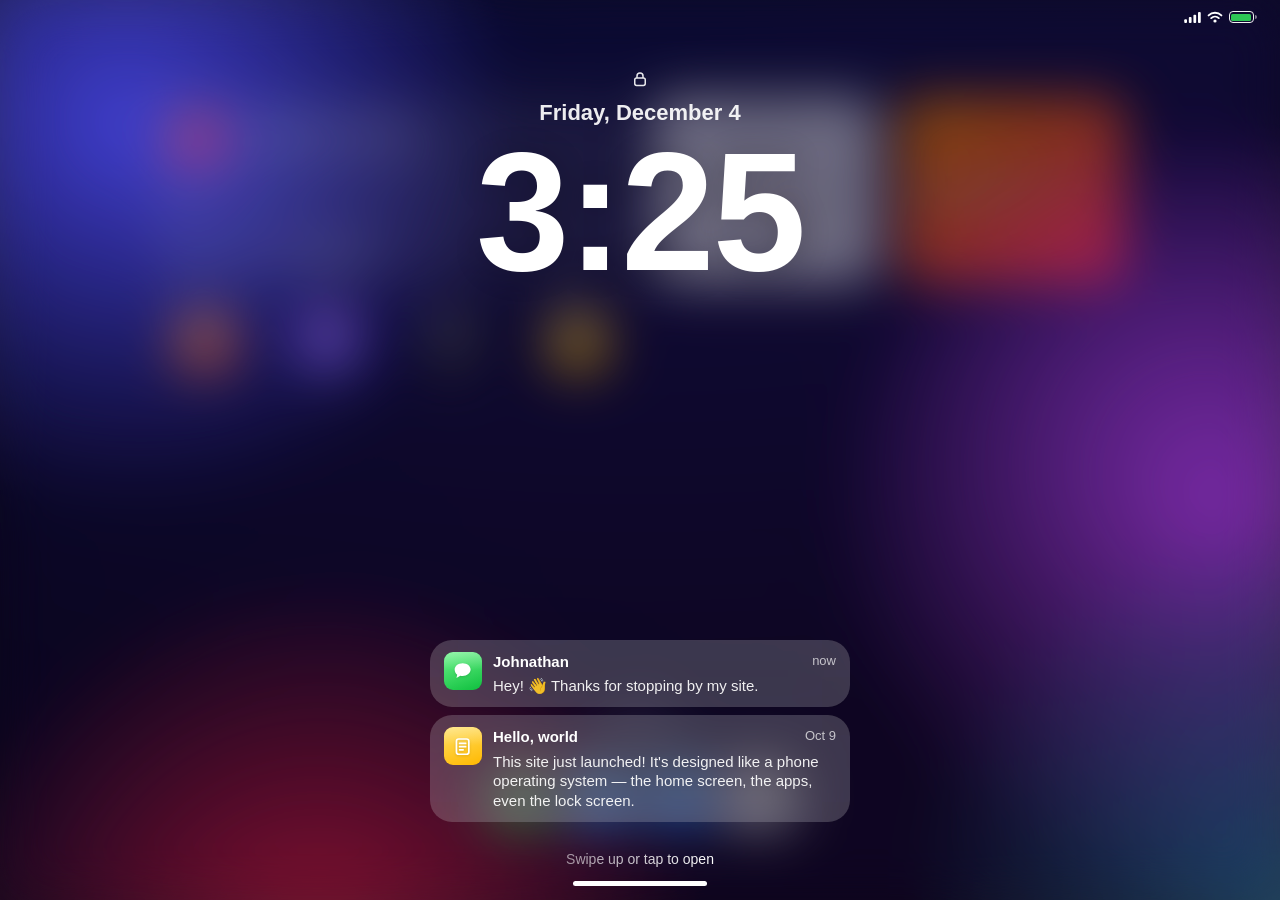
<file: index.html>
<!doctype html>
<html lang="en">
<head>
  <meta charset="utf-8">
  <meta name="viewport" content="width=device-width, initial-scale=1, viewport-fit=cover">
  <title>Johnathan Sattler</title>
  <meta name="description" content="The personal website of Johnathan Sattler — designed like a tiny operating system.">
  <meta name="theme-color" content="#0b0b14">
  <meta name="color-scheme" content="light dark">
  <meta property="og:type" content="website">
  <meta property="og:title" content="Johnathan Sattler">
  <meta property="og:description" content="The personal website of Johnathan Sattler — designed like a tiny operating system.">
  <meta property="og:url" content="https://jsattlerorg.github.io/johnathan-sattler/">
  <meta name="apple-mobile-web-app-capable" content="yes">
  <meta name="mobile-web-app-capable" content="yes">
  <meta name="apple-mobile-web-app-status-bar-style" content="black-translucent">
  <meta name="apple-mobile-web-app-title" content="Johnathan">
  <link rel="icon" href="assets/img/icon.svg" type="image/svg+xml">
  <link rel="manifest" href="manifest.webmanifest">
  <link rel="stylesheet" href="assets/css/style.css">
  <script>
    // Apply saved preferences before first paint to avoid a flash.
    (function () {
      var d = document.documentElement;
      try {
        var t = JSON.parse(localStorage.getItem("jsos:theme") || '"auto"');
        var w = JSON.parse(localStorage.getItem("jsos:wallpaper") || '"aurora"');
        var r = JSON.parse(localStorage.getItem("jsos:reduceMotion") || "false");
        d.dataset.theme = t; d.dataset.wallpaper = w;
        if (r) d.classList.add("reduce-motion");
      } catch (e) { d.dataset.theme = "auto"; d.dataset.wallpaper = "aurora"; }
      try {
        if (location.hash.indexOf("#/") === 0 || sessionStorage.getItem("jsos:unlocked") === "1") d.classList.add("no-lock");
        else d.classList.add("locked");
      } catch (e) { d.classList.add("locked"); }
    })();
  </script>
  <script src="assets/js/content.js" defer></script>
  <script src="assets/js/app.js" defer></script>
</head>
<body>
  <div class="wallpaper" aria-hidden="true">
    <span class="blob b1"></span><span class="blob b2"></span><span class="blob b3"></span><span class="blob b4"></span>
    <span class="grain"></span>
  </div>

  <header class="status-bar" id="statusBar" aria-hidden="true">
    <div class="sb-left"><span class="sb-time" data-clock="short">9:41</span><span class="sb-date" data-clock="ipad-date"></span></div>
    <div class="sb-island"></div>
    <div class="sb-right">
      <svg class="sb-signal" viewBox="0 0 18 12"><rect x="0" y="8" width="3" height="4" rx="1"/><rect x="5" y="5.5" width="3" height="6.5" rx="1"/><rect x="10" y="3" width="3" height="9" rx="1"/><rect x="15" y="0" width="3" height="12" rx="1"/></svg>
      <svg class="sb-wifi" viewBox="0 0 16 12"><path d="M1.6 4.4a9.2 9.2 0 0 1 12.8 0M4.2 7.1a5.5 5.5 0 0 1 7.6 0"/><circle cx="8" cy="10" r="1.6"/></svg>
      <span class="sb-battery"><span class="sb-battery-level" id="batteryLevel"></span></span>
    </div>
  </header>

  <!-- Home screen -->
  <main class="home" id="home" aria-label="Home screen">
    <h1 class="visually-hidden">Johnathan Sattler</h1>
    <div class="pages" id="pages" tabindex="-1"></div>
    <div class="page-dots" id="dots" role="tablist" aria-label="Home screen pages"></div>
    <button class="search-pill" id="searchPill" type="button">
      <svg viewBox="0 0 24 24" aria-hidden="true"><circle cx="10.5" cy="10.5" r="6.5"/><path d="m15.5 15.5 5 5"/></svg>
      <span>Search</span>
    </button>
    <nav class="dock" id="dock" aria-label="Dock"></nav>
  </main>

  <!-- Lock screen -->
  <section class="lock" id="lock" aria-label="Lock screen">
    <div class="lock-top">
      <svg class="lock-padlock" viewBox="0 0 24 24" aria-hidden="true"><rect x="5" y="10.5" width="14" height="10" rx="2.5"/><path d="M8 10.5V8a4 4 0 0 1 8 0v2.5"/></svg>
      <div class="lock-date" data-clock="long-date"></div>
      <div class="lock-time" data-clock="lock"></div>
    </div>
    <div class="lock-notifs" id="lockNotifs"></div>
    <div class="lock-bottom">
      <button class="lock-cta" id="unlockBtn" type="button">
        <span class="lock-cta-text">Swipe up or tap to open</span>
        <span class="home-bar"></span>
      </button>
    </div>
  </section>

  <!-- App window -->
  <div class="app-backdrop" id="backdrop" hidden></div>
  <section class="app" id="app" role="dialog" aria-modal="true" aria-labelledby="appTitle" hidden>
    <div class="app-content" id="appContent"></div>
    <button class="home-indicator" id="homeIndicator" type="button" aria-label="Close app"><span></span></button>
  </section>

  <!-- Spotlight search -->
  <div class="spotlight" id="spotlight" role="dialog" aria-modal="true" aria-label="Search" hidden>
    <div class="spotlight-panel">
      <label class="spotlight-field">
        <svg viewBox="0 0 24 24" aria-hidden="true"><circle cx="10.5" cy="10.5" r="6.5"/><path d="m15.5 15.5 5 5"/></svg>
        <input id="spotlightInput" type="search" placeholder="Search apps, projects, notes…" autocomplete="off" spellcheck="false" aria-label="Search">
        <button type="button" class="spotlight-cancel" id="spotlightCancel">Cancel</button>
      </label>
      <div class="spotlight-results" id="spotlightResults" role="listbox"></div>
    </div>
  </div>

  <!-- Notification banner -->
  <div class="banner" id="banner" role="status" aria-live="polite" hidden></div>

  <noscript>
    <div class="noscript">
      <h1>Johnathan Sattler</h1>
      <p>This site is an interactive, phone-style experience and needs JavaScript.</p>
      <p><a href="https://github.com/JohnathanSattler">GitHub</a></p>
    </div>
  </noscript>
</body>
</html>
</file>
<file: assets/css/style.css>
/* ==========================================================================
   SattlerOS — a tiny phone-style operating system for the web
   ========================================================================== */

/* ---------- Tokens ---------- */
:root {
  --font: -apple-system, BlinkMacSystemFont, "SF Pro Text", "Inter", "Segoe UI", Roboto, "Helvetica Neue", Arial, sans-serif;
  --font-round: ui-rounded, "SF Pro Rounded", -apple-system, BlinkMacSystemFont, "Segoe UI", Roboto, sans-serif;
  --mono: ui-monospace, "SF Mono", SFMono-Regular, Menlo, Consolas, "Liberation Mono", monospace;

  --safe-t: env(safe-area-inset-top, 0px);
  --safe-b: env(safe-area-inset-bottom, 0px);
  --safe-l: env(safe-area-inset-left, 0px);
  --safe-r: env(safe-area-inset-right, 0px);
  --sb-h: calc(var(--safe-t) + 42px);

  /* Home screen geometry (phone first) */
  --cols: 4;
  --icon: clamp(40px, min(15.5vw, 8.2vh), 64px);
  --icon-r: calc(var(--icon) * 0.235);
  --cell-h: calc(var(--icon) + 22px);
  --row-gap: clamp(12px, 2.4vh, 26px);
  --col-gap: 14px;
  --gutter: max(20px, 6vw);
  --home-max: 1080px;
  --widget-r: calc(var(--icon-r) * 1.45);

  /* App window geometry (phone: fullscreen) */
  --app-top: var(--sb-h);

  --ease: cubic-bezier(0.2, 0.9, 0.25, 1);
  --spring: cubic-bezier(0.34, 1.45, 0.64, 1);

  /* System (light) */
  --bg: #f2f2f7;
  --card: #ffffff;
  --card2: #f2f2f7;
  --text: #000000;
  --text2: rgba(60, 60, 67, 0.62);
  --text3: rgba(60, 60, 67, 0.3);
  --sep: rgba(60, 60, 67, 0.2);
  --fill: rgba(120, 120, 128, 0.14);
  --accent: #007aff;
  --nav-bg: rgba(242, 242, 247, 0.82);
  --bubble-in: #e9e9eb;
  --seg-on: #ffffff;
  --banner-bg: rgba(250, 250, 252, 0.78);
  --banner-text: #000;
  --clock-face: #ffffff;
  --clock-ink: #1c1c1e;
  color-scheme: light;
}

@media (prefers-color-scheme: dark) {
  :root:not([data-theme="light"]) {
    --bg: #000000;
    --card: #1c1c1e;
    --card2: #2c2c2e;
    --text: #ffffff;
    --text2: rgba(235, 235, 245, 0.62);
    --text3: rgba(235, 235, 245, 0.3);
    --sep: rgba(84, 84, 88, 0.65);
    --fill: rgba(120, 120, 128, 0.28);
    --accent: #0a84ff;
    --nav-bg: rgba(18, 18, 20, 0.8);
    --bubble-in: #26262a;
    --seg-on: #636366;
    --banner-bg: rgba(38, 38, 42, 0.78);
    --banner-text: #fff;
    --clock-face: #1c1c1e;
    --clock-ink: #ffffff;
    --dim: 1;
    color-scheme: dark;
  }
}
:root[data-theme="dark"] {
  --bg: #000000;
  --card: #1c1c1e;
  --card2: #2c2c2e;
  --text: #ffffff;
  --text2: rgba(235, 235, 245, 0.62);
  --text3: rgba(235, 235, 245, 0.3);
  --sep: rgba(84, 84, 88, 0.65);
  --fill: rgba(120, 120, 128, 0.28);
  --accent: #0a84ff;
  --nav-bg: rgba(18, 18, 20, 0.8);
  --bubble-in: #26262a;
  --seg-on: #636366;
  --banner-bg: rgba(38, 38, 42, 0.78);
  --banner-text: #fff;
  --clock-face: #1c1c1e;
  --clock-ink: #ffffff;
  --dim: 1;
  color-scheme: dark;
}

/* ---------- Base ---------- */
*, *::before, *::after { box-sizing: border-box; }
[hidden] { display: none !important; }

html, body {
  height: 100%;
  margin: 0;
  overflow: hidden;
  overscroll-behavior: none;
}
body {
  font-family: var(--font);
  font-size: 17px;
  line-height: 1.35;
  color: #fff;
  background: #05050c;
  -webkit-font-smoothing: antialiased;
  -moz-osx-font-smoothing: grayscale;
  -webkit-tap-highlight-color: transparent;
  -webkit-text-size-adjust: 100%;
  text-size-adjust: 100%;
}
button { font: inherit; color: inherit; cursor: pointer; }
a { color: inherit; }
svg { display: block; }
img { max-width: 100%; display: block; }
:focus-visible { outline: 3px solid #64d2ff; outline-offset: 3px; border-radius: 8px; }

.visually-hidden {
  position: absolute !important; width: 1px; height: 1px; padding: 0; margin: -1px;
  overflow: hidden; clip: rect(0 0 0 0); white-space: nowrap; border: 0;
}

.noscript {
  position: fixed; inset: 0; z-index: 100; display: grid; place-content: center;
  text-align: center; padding: 24px; background: #0b0b14; color: #fff;
}

/* ---------- Wallpaper ---------- */
:root, [data-wallpaper="aurora"] {
  --w0a: #0b0d2e; --w0b: #1a0b2e;
  --w1: #5e5ce6; --w2: #bf5af2; --w3: #ff375f; --w4: #64d2ff;
}
[data-wallpaper="sunset"] {
  --w0a: #2b0a1d; --w0b: #3a1206;
  --w1: #ff9f0a; --w2: #ff375f; --w3: #bf5af2; --w4: #ffd60a;
}
[data-wallpaper="ocean"] {
  --w0a: #021b2e; --w0b: #04122a;
  --w1: #0a84ff; --w2: #64d2ff; --w3: #30d158; --w4: #5e5ce6;
}
[data-wallpaper="graphite"] {
  --w0a: #0d0d10; --w0b: #1a1a1f;
  --w1: #48484a; --w2: #8e8e93; --w3: #3a3a3c; --w4: #636366;
}
[data-wallpaper="meadow"] {
  --w0a: #0a2016; --w0b: #1d2a0a;
  --w1: #30d158; --w2: #ffd60a; --w3: #64d2ff; --w4: #66d4a0;
}

.wallpaper {
  position: fixed;
  inset: -2px;
  overflow: hidden;
  background: linear-gradient(160deg, var(--w0a), var(--w0b));
  transition: background 0.6s ease;
}
.wallpaper::after {
  content: "";
  position: absolute;
  inset: 0;
  background:
    radial-gradient(120% 80% at 50% 0%, transparent 40%, rgba(0, 0, 0, 0.35)),
    rgba(0, 0, 0, calc(var(--dim, 0) * 0.22));
}
.blob {
  position: absolute;
  width: 70vmax;
  height: 70vmax;
  border-radius: 50%;
  opacity: 0.85;
  will-change: transform;
  animation: drift 26s ease-in-out infinite alternate;
  transition: background 0.6s ease;
}
.b1 { background: radial-gradient(circle, var(--w1), transparent 62%); left: -25vmax; top: -25vmax; }
.b2 { background: radial-gradient(circle, var(--w2), transparent 62%); right: -30vmax; top: 5vmax; animation-duration: 32s; animation-delay: -8s; }
.b3 { background: radial-gradient(circle, var(--w3), transparent 62%); left: -10vmax; bottom: -40vmax; animation-duration: 29s; animation-delay: -14s; }
.b4 { background: radial-gradient(circle, var(--w4), transparent 60%); right: -35vmax; bottom: -35vmax; opacity: 0.55; animation-duration: 36s; animation-delay: -4s; }
@keyframes drift {
  0% { transform: translate(0, 0) scale(1); }
  50% { transform: translate(8vmax, 6vmax) scale(1.12); }
  100% { transform: translate(-6vmax, 10vmax) scale(0.95); }
}

/* ---------- Status bar ---------- */
.status-bar {
  position: fixed;
  top: 0; left: 0; right: 0;
  z-index: 50;
  height: var(--sb-h);
  padding: var(--safe-t) calc(var(--safe-r) + max(22px, 7vw)) 0 calc(var(--safe-l) + max(26px, 8vw));
  display: flex;
  align-items: center;
  justify-content: space-between;
  color: #fff;
  font-size: 15px;
  font-weight: 600;
  letter-spacing: -0.2px;
  pointer-events: none;
  transition: color 0.3s ease, opacity 0.3s ease;
  font-variant-numeric: tabular-nums;
}
.sb-left { display: flex; gap: 8px; align-items: baseline; }
.sb-date { display: none; font-weight: 500; }
.sb-right { display: flex; align-items: center; gap: 6px; }
.sb-signal { width: 17px; height: 11px; fill: currentColor; }
.sb-wifi { width: 16px; height: 12px; fill: currentColor; stroke: currentColor; stroke-width: 1.9; stroke-linecap: round; }
.sb-wifi path { fill: none; }
.sb-wifi circle { stroke: none; }
.sb-battery {
  position: relative;
  width: 25px; height: 12px;
  border: 1.3px solid currentColor;
  border-radius: 4px;
  opacity: 0.95;
  padding: 1.5px;
}
.sb-battery::after {
  content: ""; position: absolute; right: -4px; top: 3px;
  width: 2px; height: 4px; border-radius: 0 2px 2px 0; background: currentColor; opacity: 0.5;
}
.sb-battery-level {
  display: block; height: 100%; width: var(--level, 100%); border-radius: 1.5px; background: currentColor;
}
.sb-battery.low .sb-battery-level { background: #ff453a; }
.sb-battery.charging .sb-battery-level { background: #30d158; }
.locked .status-bar .sb-time { opacity: 0; }

/* ---------- Home ---------- */
.home {
  position: fixed;
  inset: 0;
  display: flex;
  flex-direction: column;
  padding-top: var(--sb-h);
  padding-bottom: var(--safe-b);
  transform-origin: 50% 50%;
  transition: transform 0.5s var(--ease), filter 0.5s var(--ease), opacity 0.5s var(--ease);
  user-select: none;
  -webkit-user-select: none;
}
.locked .home { transform: scale(0.9); opacity: 0.5; }
.app-open .home { transform: scale(0.94); }
.search-open .home { filter: blur(6px); }

.pages {
  flex: 1;
  min-height: 0;
  display: flex;
  overflow-x: auto;
  overflow-y: hidden;
  scroll-snap-type: x mandatory;
  scrollbar-width: none;
  overscroll-behavior-x: contain;
  outline: none;
}
.pages::-webkit-scrollbar { display: none; }

.page {
  flex: 0 0 100%;
  min-width: 0;
  scroll-snap-align: start;
  scroll-snap-stop: always;
  overflow-y: auto;
  scrollbar-width: none;
  padding-top: 10px;
  padding-bottom: 12px;
  padding-inline: max(calc(var(--gutter) + var(--safe-l)), calc((100% - var(--home-max)) / 2));
  display: grid;
  grid-template-columns: repeat(var(--cols), minmax(0, 1fr));
  grid-auto-rows: var(--cell-h);
  grid-auto-flow: row dense;
  row-gap: var(--row-gap);
  column-gap: var(--col-gap);
  align-content: start;
}
.page::-webkit-scrollbar { display: none; }

/* App icon */
.app-icon {
  display: flex;
  flex-direction: column;
  align-items: center;
  gap: 5px;
  min-width: 0;
  padding: 0;
  border: 0;
  background: none;
  color: #fff;
  text-decoration: none;
  justify-self: center;
  width: calc(var(--icon) + 18px);
}
.icon-tile {
  position: relative;
  width: var(--icon);
  height: var(--icon);
  border-radius: var(--icon-r);
  background: var(--tile, #555);
  display: grid;
  place-items: center;
  box-shadow: 0 6px 16px -6px rgba(0, 0, 0, 0.45), inset 0 0 0 0.5px rgba(255, 255, 255, 0.12);
  transition: transform 0.35s var(--spring), filter 0.2s ease;
  overflow: hidden;
  flex: none;
}
.icon-tile::after {
  content: "";
  position: absolute; inset: 0;
  border-radius: inherit;
  background: linear-gradient(180deg, rgba(255, 255, 255, 0.28), rgba(255, 255, 255, 0) 48%);
  pointer-events: none;
}
.icon-tile svg {
  width: 56%;
  height: 56%;
  fill: none;
  stroke: #fff;
  stroke-width: 1.9;
  stroke-linecap: round;
  stroke-linejoin: round;
  filter: drop-shadow(0 1px 1px rgba(0, 0, 0, 0.12));
}
.icon-tile svg .solid { fill: #fff; stroke: none; }
.icon-label {
  max-width: 100%;
  font-size: 11.5px;
  font-weight: 500;
  letter-spacing: 0.1px;
  white-space: nowrap;
  overflow: hidden;
  text-overflow: ellipsis;
  text-shadow: 0 1px 4px rgba(0, 0, 0, 0.45);
}
.app-icon:active .icon-tile { transform: scale(0.88); filter: brightness(0.82); }
@media (hover: hover) {
  .app-icon:hover .icon-tile { transform: translateY(-2px) scale(1.06); }
}
.badge {
  position: absolute;
  top: -6px; right: 2px;
  min-width: 22px; height: 22px; padding: 0 6px;
  border-radius: 11px;
  background: #ff3b30;
  color: #fff;
  font-size: 13px; font-weight: 600; line-height: 22px; text-align: center;
  box-shadow: 0 2px 6px rgba(0, 0, 0, 0.3);
  z-index: 1;
}
.app-icon { position: relative; }

/* Unlock entrance */
.entering .anim-in {
  animation: iconIn 0.7s var(--ease) both;
  animation-delay: calc(var(--i, 0) * 22ms);
}
@keyframes iconIn {
  from { transform: scale(1.35) translateY(10px); opacity: 0; }
  to { transform: none; opacity: 1; }
}

/* Widgets */
.widget {
  position: relative;
  min-width: 0;
  border: 0;
  border-radius: var(--widget-r);
  padding: clamp(12px, 3.6vw, 18px);
  text-align: left;
  color: #fff;
  overflow: hidden;
  background: rgba(255, 255, 255, 0.16);
  -webkit-backdrop-filter: blur(24px) saturate(1.7);
  backdrop-filter: blur(24px) saturate(1.7);
  box-shadow: 0 10px 30px -14px rgba(0, 0, 0, 0.5), inset 0 0 0 0.5px rgba(255, 255, 255, 0.18);
  display: flex;
  flex-direction: column;
  transition: transform 0.35s var(--spring);
  font-size: 15px;
}
button.widget:active { transform: scale(0.97); }
.w-2x2 { grid-column: span 2; grid-row: span 2; }
.w-4x2 { grid-column: span 4; grid-row: span 2; }

.widget-label {
  font-size: 12px;
  font-weight: 700;
  letter-spacing: 0.4px;
  text-transform: uppercase;
  opacity: 0.8;
}

/* Profile widget */
.w-profile { justify-content: space-between; }
.w-profile-top { display: flex; align-items: center; gap: clamp(10px, 3vw, 16px); min-width: 0; }
.avatar {
  position: relative;
  flex: none;
  width: var(--av, 56px);
  height: var(--av, 56px);
  border-radius: 50%;
  overflow: hidden;
  display: grid;
  place-items: center;
  background: linear-gradient(135deg, #ff9f0a, #ff375f 50%, #bf5af2);
  color: #fff;
  font-family: var(--font-round);
  font-weight: 700;
  font-size: calc(var(--av, 56px) * 0.38);
  letter-spacing: 0.5px;
  box-shadow: 0 0 0 2px rgba(255, 255, 255, 0.5);
}
.avatar img { position: absolute; inset: 0; width: 100%; height: 100%; object-fit: cover; }
.w-profile .avatar { --av: clamp(48px, 15vw, 68px); }
.w-profile-name {
  font-family: var(--font-round);
  font-size: clamp(18px, 5.4vw, 24px);
  font-weight: 700;
  line-height: 1.1;
  letter-spacing: -0.3px;
}
.w-profile-headline { font-size: clamp(12.5px, 3.4vw, 14.5px); opacity: 0.85; margin-top: 3px; }
.w-profile-text { min-width: 0; }
.w-profile-bottom {
  display: flex; align-items: center; justify-content: space-between; gap: 8px;
  font-size: 13px; font-weight: 600;
}
.w-profile-bottom .chip {
  padding: 5px 11px; border-radius: 999px; background: rgba(255, 255, 255, 0.22);
  white-space: nowrap;
}
.w-profile-bottom .muted { opacity: 0.75; font-weight: 500; overflow: hidden; text-overflow: ellipsis; white-space: nowrap; }

/* Clock widget */
.w-clock {
  padding: 8%;
  background: var(--clock-face);
  color: var(--clock-ink);
  -webkit-backdrop-filter: none;
  backdrop-filter: none;
  align-items: center;
  justify-content: center;
}
.w-clock svg { width: 100%; height: 100%; max-width: 100%; max-height: 100%; aspect-ratio: 1; }
.w-clock .tick { stroke: currentColor; stroke-width: 1.4; stroke-linecap: round; opacity: 0.5; }
.w-clock .tick.major { opacity: 1; stroke-width: 2; }
.w-clock .num { fill: currentColor; font: 600 11px var(--font-round); text-anchor: middle; dominant-baseline: central; }
.w-clock .hand { stroke: currentColor; stroke-linecap: round; transform-origin: 50px 50px; }
.w-clock .hand.h { stroke-width: 3.6; }
.w-clock .hand.m { stroke-width: 2.6; }
.w-clock .hand.s { stroke: #ff9500; stroke-width: 1.2; transition: none; }
.w-clock .pin { fill: #ff9500; stroke: var(--clock-face); stroke-width: 1; }
.w-clock .city { fill: currentColor; opacity: 0.55; font: 600 7px var(--font); text-anchor: middle; letter-spacing: 0.4px; }

/* Now widget */
.w-now {
  background: linear-gradient(145deg, #ff9f0a, #ff375f);
  justify-content: space-between;
}
.w-now-text {
  font-family: var(--font-round);
  font-weight: 650;
  font-size: clamp(14px, 3.9vw, 17px);
  line-height: 1.25;
  display: -webkit-box;
  -webkit-line-clamp: 4;
  -webkit-box-orient: vertical;
  overflow: hidden;
}
.w-now-foot { font-size: 12px; opacity: 0.85; display: flex; align-items: center; gap: 6px; }
.w-now-foot .dot { width: 7px; height: 7px; border-radius: 50%; background: #fff; animation: pulse 1.8s ease-in-out infinite; }
@keyframes pulse { 50% { opacity: 0.3; } }

/* Levels widget */
.w-levels { background: rgba(20, 20, 24, 0.5); justify-content: space-between; gap: 6px; }
.level { display: grid; grid-template-columns: 1fr auto; row-gap: 4px; font-size: 12.5px; font-weight: 600; }
.level-bar { grid-column: 1 / -1; height: 6px; border-radius: 3px; background: rgba(255, 255, 255, 0.18); overflow: hidden; }
.level-bar span { display: block; height: 100%; border-radius: inherit; background: var(--c); width: 0; transition: width 1.2s var(--ease); }
.level-val { opacity: 0.7; font-variant-numeric: tabular-nums; }

/* Tip widget */
.w-tip { background: linear-gradient(145deg, rgba(94, 92, 230, 0.75), rgba(191, 90, 242, 0.7)); justify-content: space-between; }
.w-tip-title { font-family: var(--font-round); font-weight: 700; font-size: clamp(15px, 4.2vw, 19px); line-height: 1.2; }
.w-tip-body { font-size: 13px; opacity: 0.9; }
.kbd {
  display: inline-block; min-width: 20px; padding: 1px 6px; border-radius: 6px;
  background: rgba(255, 255, 255, 0.22); font: 600 12px var(--mono); text-align: center;
}

/* Dots + search */
.page-dots {
  display: flex;
  justify-content: center;
  gap: 2px;
  height: 18px;
  align-items: center;
}
.page-dots button {
  width: 18px; height: 18px; padding: 0; border: 0; background: none; display: grid; place-items: center;
}
.page-dots button::before {
  content: ""; width: 7px; height: 7px; border-radius: 50%; background: rgba(255, 255, 255, 0.4);
  transition: background 0.3s ease, transform 0.3s ease;
}
.page-dots button[aria-selected="true"]::before { background: #fff; transform: scale(1.1); }

.search-pill {
  align-self: center;
  display: inline-flex;
  align-items: center;
  gap: 6px;
  margin: 4px 0 10px;
  padding: 6px 14px;
  border: 0;
  border-radius: 999px;
  font-size: 13px;
  font-weight: 600;
  background: rgba(255, 255, 255, 0.2);
  -webkit-backdrop-filter: blur(20px) saturate(1.6);
  backdrop-filter: blur(20px) saturate(1.6);
  color: #fff;
  transition: transform 0.3s var(--spring);
}
.search-pill:active { transform: scale(0.94); }
.search-pill svg, .spotlight-field svg { width: 14px; height: 14px; fill: none; stroke: currentColor; stroke-width: 2.6; stroke-linecap: round; }

/* Dock */
.dock {
  align-self: center;
  width: calc(100% - 20px - var(--safe-l) - var(--safe-r));
  max-width: 460px;
  margin-bottom: max(10px, calc(var(--safe-b) * 0.25));
  padding: 14px clamp(10px, 4vw, 20px);
  display: grid;
  grid-template-columns: repeat(4, minmax(0, 1fr));
  border-radius: calc(var(--icon-r) + 14px);
  background: rgba(255, 255, 255, 0.2);
  -webkit-backdrop-filter: blur(30px) saturate(1.8);
  backdrop-filter: blur(30px) saturate(1.8);
  box-shadow: inset 0 0 0 0.5px rgba(255, 255, 255, 0.18);
}
.dock .icon-label { display: none; }

/* ---------- Lock screen ---------- */
.lock {
  position: fixed;
  inset: 0;
  z-index: 45;
  display: flex;
  flex-direction: column;
  align-items: center;
  padding: var(--sb-h) calc(16px + var(--safe-r)) calc(10px + var(--safe-b)) calc(16px + var(--safe-l));
  color: #fff;
  background: rgba(8, 8, 20, 0.18);
  -webkit-backdrop-filter: blur(26px) saturate(1.4);
  backdrop-filter: blur(26px) saturate(1.4);
  touch-action: none;
  user-select: none;
  -webkit-user-select: none;
  will-change: transform;
}
.lock.unlocking { transition: transform 0.5s var(--ease), opacity 0.5s ease; transform: translateY(-105%) !important; opacity: 0; }
.lock.snapback { transition: transform 0.45s var(--spring); }
.lock-top { display: flex; flex-direction: column; align-items: center; margin-top: clamp(8px, 4vh, 40px); }
.lock-padlock { width: 18px; height: 18px; fill: none; stroke: #fff; stroke-width: 2; margin-bottom: 10px; opacity: 0.9; }
.lock-date { font-size: clamp(17px, 4.6vw, 22px); font-weight: 600; opacity: 0.92; }
.lock-time {
  font-family: var(--font-round);
  font-size: clamp(84px, 25vw, 136px);
  font-weight: 700;
  line-height: 1;
  letter-spacing: -2px;
  font-variant-numeric: tabular-nums;
  text-shadow: 0 2px 30px rgba(0, 0, 0, 0.18);
}
.lock-notifs {
  width: 100%;
  max-width: 420px;
  margin-top: auto;
  display: flex;
  flex-direction: column;
  gap: 8px;
}
.notif {
  border: 0;
  color: inherit;
  display: grid;
  grid-template-columns: 38px 1fr auto;
  gap: 4px 11px;
  align-items: start;
  padding: 12px 14px;
  border-radius: 22px;
  background: rgba(255, 255, 255, 0.2);
  -webkit-backdrop-filter: blur(30px) saturate(1.6);
  backdrop-filter: blur(30px) saturate(1.6);
  font-size: 15px;
  text-align: left;
  animation: notifIn 0.6s var(--ease) both;
  animation-delay: calc(0.3s + var(--i, 0) * 0.12s);
}
@keyframes notifIn { from { opacity: 0; transform: translateY(16px) scale(0.96); } }
.notif .icon-tile { --icon: 38px; --icon-r: 9px; grid-row: span 2; box-shadow: none; }
.notif-title { font-weight: 600; }
.notif-time { font-size: 13px; opacity: 0.7; }
.notif-body { grid-column: 2 / -1; opacity: 0.92; line-height: 1.3; }
.lock-bottom { margin-top: 18px; display: flex; flex-direction: column; align-items: center; }
.lock-cta {
  display: flex; flex-direction: column; align-items: center; gap: 12px;
  padding: 10px 30px 4px; border: 0; background: none; color: #fff;
}
.lock-cta-text {
  font-size: 14px;
  font-weight: 500;
  background: linear-gradient(90deg, rgba(255,255,255,.55) 0%, #fff 50%, rgba(255,255,255,.55) 100%);
  background-size: 200% 100%;
  -webkit-background-clip: text;
  background-clip: text;
  color: transparent;
  animation: shimmer 2.6s linear infinite;
}
@keyframes shimmer { from { background-position: 100% 0; } to { background-position: -100% 0; } }
.home-bar { width: 134px; height: 5px; border-radius: 3px; background: #fff; animation: nudge 2.6s var(--ease) infinite; }
@keyframes nudge { 0%, 70%, 100% { transform: none; } 80% { transform: translateY(-7px); } }

/* ---------- App window ---------- */
.app-backdrop {
  position: fixed;
  inset: 0;
  z-index: 29;
  background: rgba(0, 0, 0, 0.32);
  -webkit-backdrop-filter: blur(6px);
  backdrop-filter: blur(6px);
  animation: fadeIn 0.35s ease both;
}
.app-backdrop.closing { animation: fadeOut 0.3s ease both; }
@keyframes fadeIn { from { opacity: 0; } }
@keyframes fadeOut { to { opacity: 0; } }

.app {
  position: fixed;
  inset: 0;
  z-index: 30;
  display: flex;
  flex-direction: column;
  overflow: hidden;
  background: var(--bg);
  color: var(--text);
  transform-origin: 0 0;
  contain: layout paint;
  user-select: text;
  -webkit-user-select: text;
}
.app[data-chrome="dark"] { background: #000; color: #fff; }
.app-splash {
  position: absolute;
  inset: 0;
  z-index: 10;
  display: grid;
  place-items: center;
  background: var(--tile);
  pointer-events: none;
}
.app-splash svg { width: 32%; height: 32%; max-width: 160px; fill: none; stroke: #fff; stroke-width: 1.9; stroke-linecap: round; stroke-linejoin: round; }
.app-splash svg .solid { fill: #fff; stroke: none; }

.app-content {
  position: relative;
  flex: 1;
  min-height: 0;
  display: flex;
  flex-direction: column;
}
.app-view { position: absolute; inset: 0; display: flex; flex-direction: column; }
.app-view.push-in { animation: pushIn 0.42s var(--ease) both; }
.app-view.pop-in { animation: popIn 0.42s var(--ease) both; }
@keyframes pushIn { from { transform: translateX(32%); opacity: 0; } }
@keyframes popIn { from { transform: translateX(-24%); opacity: 0; } }

.home-indicator {
  position: absolute;
  z-index: 20;
  bottom: 0;
  left: 50%;
  transform: translateX(-50%);
  width: 200px;
  height: calc(22px + var(--safe-b));
  padding: 0 0 calc(8px + var(--safe-b));
  border: 0;
  background: none;
  display: flex;
  align-items: flex-end;
  justify-content: center;
  touch-action: none;
}
.home-indicator span {
  width: 134px; height: 5px; border-radius: 3px;
  background: currentColor; opacity: 0.85;
  transition: transform 0.2s ease, width 0.2s ease;
}
.home-indicator:hover span { width: 150px; }

/* Nav bar */
.nav {
  position: absolute;
  top: 0; left: 0; right: 0;
  z-index: 5;
  height: calc(var(--app-top) + 44px);
  padding: var(--app-top) calc(8px + var(--safe-r)) 0 calc(8px + var(--safe-l));
  display: grid;
  grid-template-columns: 1fr auto 1fr;
  align-items: center;
  border-bottom: 0.5px solid transparent;
  transition: background 0.25s ease, border-color 0.25s ease;
}
.nav.scrolled, .nav.solid {
  background: var(--nav-bg);
  -webkit-backdrop-filter: blur(20px) saturate(1.8);
  backdrop-filter: blur(20px) saturate(1.8);
  border-bottom-color: var(--sep);
}
.nav-title {
  font-size: 17px; font-weight: 600; text-align: center;
  opacity: 0; transform: translateY(4px);
  transition: opacity 0.2s ease, transform 0.2s ease;
  white-space: nowrap; overflow: hidden; text-overflow: ellipsis; max-width: 55vw;
}
.nav.scrolled .nav-title, .nav.solid .nav-title { opacity: 1; transform: none; }
.nav-left { justify-self: start; }
.nav-right { justify-self: end; }
.nav-btn {
  display: inline-flex; align-items: center; gap: 2px;
  min-height: 44px; padding: 0 8px;
  border: 0; background: none;
  color: var(--accent); font-size: 17px; text-decoration: none;
}
.nav-btn svg { width: 13px; height: 22px; fill: none; stroke: currentColor; stroke-width: 2.8; stroke-linecap: round; stroke-linejoin: round; margin-right: 3px; }
.nav-btn:active { opacity: 0.4; }

.scroll {
  flex: 1;
  min-height: 0;
  overflow-y: auto;
  overflow-x: hidden;
  overscroll-behavior: contain;
  -webkit-overflow-scrolling: touch;
  padding: calc(var(--app-top) + 44px) var(--safe-r) calc(40px + var(--safe-b)) var(--safe-l);
}
.wrap { max-width: 760px; margin: 0 auto; }
.large-title {
  margin: 2px 20px 14px;
  font-size: 34px;
  font-weight: 700;
  letter-spacing: 0.3px;
  line-height: 1.15;
}
.subtitle { margin: -10px 20px 18px; color: var(--text2); font-size: 15px; }

/* Grouped lists */
.list-header {
  margin: 0 36px 7px;
  font-size: 13px;
  text-transform: uppercase;
  letter-spacing: 0.2px;
  color: var(--text2);
}
.list-footer { margin: -14px 36px 24px; font-size: 13px; color: var(--text2); }
.list {
  margin: 0 16px 26px;
  background: var(--card);
  border-radius: 12px;
  overflow: hidden;
}
.row {
  position: relative;
  display: flex;
  align-items: center;
  gap: 12px;
  width: 100%;
  min-height: 44px;
  padding: 10px 16px;
  border: 0;
  background: none;
  text-align: left;
  text-decoration: none;
  color: var(--text);
  font-size: 17px;
}
.row + .row::before {
  content: "";
  position: absolute;
  top: 0; right: 0;
  left: var(--sep-inset, 16px);
  border-top: 0.5px solid var(--sep);
}
.row.has-icon { --sep-inset: 57px; }
button.row:active, a.row:active { background: var(--fill); }
.row-main { flex: 1; min-width: 0; }
.row-title { font-weight: 400; }
.row-sub { font-size: 15px; color: var(--text2); white-space: nowrap; overflow: hidden; text-overflow: ellipsis; }
.row-value { color: var(--text2); white-space: nowrap; }
.chev { width: 8px; height: 14px; flex: none; fill: none; stroke: var(--text3); stroke-width: 2.4; stroke-linecap: round; stroke-linejoin: round; }
.sq {
  flex: none;
  width: 29px; height: 29px;
  border-radius: 7px;
  display: grid; place-items: center;
  background: var(--c, #8e8e93);
}
.sq svg { width: 18px; height: 18px; fill: none; stroke: #fff; stroke-width: 2; stroke-linecap: round; stroke-linejoin: round; }

.card {
  margin: 0 16px 22px;
  padding: 16px;
  background: var(--card);
  border-radius: 14px;
}
.card p { margin: 0 0 12px; line-height: 1.5; }
.card p:last-child { margin-bottom: 0; }

.btn {
  display: inline-flex; align-items: center; justify-content: center; gap: 8px;
  min-height: 50px; padding: 0 20px;
  border: 0; border-radius: 14px;
  background: var(--accent); color: #fff;
  font-size: 17px; font-weight: 600; text-decoration: none;
}
.btn.block { display: flex; margin: 0 16px 24px; }
.btn:active { opacity: 0.75; }

.empty {
  margin: 40px 24px; text-align: center; color: var(--text2);
}
.empty .big { font-size: 48px; margin-bottom: 8px; }

/* Chips */
.chips { display: flex; flex-wrap: wrap; gap: 8px; margin: 0 16px 26px; }
.chip-s {
  padding: 6px 12px; border-radius: 999px;
  background: var(--card); color: var(--text);
  font-size: 14px; font-weight: 500;
}

/* ---------- About ---------- */
.profile-head { display: flex; flex-direction: column; align-items: center; text-align: center; padding: 6px 20px 22px; }
.profile-head .avatar { --av: 104px; box-shadow: 0 10px 30px -10px rgba(0, 0, 0, 0.4); margin-bottom: 14px; }
.profile-name { font-size: 28px; font-weight: 700; letter-spacing: -0.2px; margin: 0; }
.profile-headline { color: var(--text2); margin-top: 4px; }
.actions {
  display: grid; grid-template-columns: repeat(4, 1fr); gap: 8px;
  margin: 0 16px 24px;
}
.action {
  display: flex; flex-direction: column; align-items: center; gap: 4px;
  padding: 10px 4px 8px;
  border: 0; border-radius: 12px;
  background: var(--card); color: var(--accent);
  font-size: 11.5px; font-weight: 500; text-decoration: none;
}
.action svg { width: 22px; height: 22px; fill: none; stroke: currentColor; stroke-width: 2; stroke-linecap: round; stroke-linejoin: round; }
.action:active { background: var(--fill); }
.action[aria-disabled="true"] { opacity: 0.4; pointer-events: none; }
.fact { display: block; }
.fact-label { font-size: 13px; color: var(--text2); }
.fact-value { color: var(--text); }
a .fact-value { color: var(--accent); }

/* ---------- Projects ---------- */
.today-date { margin: 0 20px; font-size: 13px; font-weight: 600; text-transform: uppercase; color: var(--text2); letter-spacing: 0.3px; }
.today-grid { display: grid; grid-template-columns: repeat(auto-fill, minmax(min(100%, 320px), 1fr)); gap: 22px; padding: 0 16px 10px; }
.today-card {
  position: relative;
  display: flex;
  flex-direction: column;
  min-height: 300px;
  border-radius: 22px;
  overflow: hidden;
  color: #fff;
  text-decoration: none;
  background: linear-gradient(140deg, var(--c1), var(--c2));
  box-shadow: 0 16px 40px -18px rgba(0, 0, 0, 0.55);
  transition: transform 0.35s var(--spring);
}
.today-card:active { transform: scale(0.97); }
.today-head { padding: 20px 20px 0; flex: 1; }
.today-eyebrow { font-size: 13px; font-weight: 700; text-transform: uppercase; letter-spacing: 0.4px; opacity: 0.8; }
.today-title { margin: 4px 0 0; font-size: clamp(23px, 6.6vw, 28px); font-weight: 800; line-height: 1.1; letter-spacing: -0.3px; overflow-wrap: anywhere; }
.today-tags { display: flex; flex-wrap: wrap; align-items: flex-end; gap: 6px; padding: 12px 20px 16px; }
.today-emoji { margin: -24px 0 -4px auto; font-size: 64px; line-height: 1; filter: drop-shadow(0 10px 20px rgba(0,0,0,.25)); transform: rotate(8deg); }
.today-tags span:not(.today-emoji) { font-size: 12px; font-weight: 600; padding: 3px 9px; border-radius: 999px; background: rgba(255, 255, 255, 0.22); }
.today-foot {
  display: flex; align-items: center; gap: 14px;
  padding: 14px 20px;
  background: rgba(0, 0, 0, 0.22);
  -webkit-backdrop-filter: blur(16px);
  backdrop-filter: blur(16px);
}
.today-desc { flex: 1; font-size: 14px; line-height: 1.35; opacity: 0.95; }
.get {
  flex: none;
  padding: 6px 18px;
  border-radius: 999px;
  background: rgba(255, 255, 255, 0.95);
  color: var(--c1);
  font-size: 15px; font-weight: 800; letter-spacing: 0.2px;
}
.get.soon { background: rgba(255, 255, 255, 0.3); color: #fff; }

/* ---------- Résumé ---------- */
.passes { padding: 0 16px; display: grid; gap: 14px; margin-bottom: 26px; }
.pass {
  position: relative;
  padding: 18px 18px 20px;
  border-radius: 18px;
  color: #fff;
  background:
    radial-gradient(120% 120% at 100% 0%, rgba(255, 255, 255, 0.25), transparent 50%),
    linear-gradient(140deg, var(--c), color-mix(in srgb, var(--c) 55%, #000));
  box-shadow: 0 14px 30px -18px rgba(0, 0, 0, 0.6);
  overflow: hidden;
}
.pass::after {
  content: ""; position: absolute; left: 0; right: 0; top: 64px;
  border-top: 1.5px dashed rgba(255, 255, 255, 0.35);
}
.pass-top { display: flex; justify-content: space-between; align-items: start; gap: 12px; min-height: 46px; }
.pass-org { font-size: 13px; font-weight: 700; text-transform: uppercase; letter-spacing: 0.5px; opacity: 0.85; }
.pass-period { font-size: 13px; font-weight: 600; padding: 3px 10px; border-radius: 999px; background: rgba(0, 0, 0, 0.2); white-space: nowrap; }
.pass-role { margin: 18px 0 6px; font-size: 22px; font-weight: 700; line-height: 1.2; }
.pass-summary { font-size: 15px; line-height: 1.45; opacity: 0.92; margin: 0; }

/* ---------- Notes ---------- */
.app[data-app="notes"] { --accent: #e0a100; }
.note-row .row-title { font-weight: 600; }
.note-detail { padding: 0 20px; }
.note-date { text-align: center; font-size: 13px; color: var(--text2); margin: 0 0 14px; }
.note-detail h2 { font-size: 28px; line-height: 1.2; margin: 0 0 14px; }
.note-detail p { font-size: 17px; line-height: 1.6; margin: 0 0 16px; }

/* ---------- Photos ---------- */
.photo-grid {
  display: grid;
  grid-template-columns: repeat(3, 1fr);
  gap: 2px;
}
.photo {
  position: relative;
  aspect-ratio: 1;
  border: 0;
  padding: 0;
  display: grid;
  place-items: center;
  background: linear-gradient(140deg, var(--c1), var(--c2));
  overflow: hidden;
  font-size: clamp(30px, 10vw, 54px);
}
.photo img { position: absolute; inset: 0; width: 100%; height: 100%; object-fit: cover; }
.photo:active { opacity: 0.75; }
.photo-count { text-align: center; color: var(--text2); font-size: 15px; font-weight: 600; margin: 16px 0 0; }
.viewer {
  flex: 1; display: flex; flex-direction: column; align-items: center; justify-content: center; gap: 18px;
  padding: calc(var(--app-top) + 44px) 16px calc(40px + var(--safe-b));
}
.viewer .photo {
  width: min(100%, 520px, 62vh);
  border-radius: 6px;
  font-size: clamp(80px, 30vw, 160px);
  box-shadow: 0 30px 60px -20px rgba(0, 0, 0, 0.6);
  animation: zoomIn 0.4s var(--ease) both;
}
@keyframes zoomIn { from { transform: scale(0.85); opacity: 0; } }
.viewer-caption { font-size: 17px; font-weight: 600; color: #fff; }

/* ---------- Messages ---------- */
.app[data-app="messages"] .scroll { padding-bottom: calc(86px + var(--safe-b)); }
.chat-head { display: flex; flex-direction: column; align-items: center; gap: 6px; margin: 0 0 18px; }
.chat-head .avatar { --av: 58px; box-shadow: none; }
.chat-head-name { font-size: 12px; color: var(--text); display: flex; align-items: center; gap: 2px; }
.chat-head-name svg { width: 6px; height: 10px; fill: none; stroke: var(--text3); stroke-width: 2; }
.chat { display: flex; flex-direction: column; padding: 0 14px; }
.chat-stamp { text-align: center; font-size: 11px; color: var(--text2); margin: 0 0 10px; }
.chat-stamp b { font-weight: 600; }
.bubble {
  max-width: min(78%, 480px);
  padding: 8px 13px;
  border-radius: 19px;
  margin: 1.5px 0;
  font-size: 17px;
  line-height: 1.3;
  word-wrap: break-word;
  animation: bubbleIn 0.35s var(--spring) both;
}
@keyframes bubbleIn { from { transform: scale(0.6) translateY(8px); opacity: 0; } }
.bubble.in { align-self: flex-start; background: var(--bubble-in); color: var(--text); transform-origin: 0 100%; }
.bubble.out { align-self: flex-end; background: #0b84fe; color: #fff; transform-origin: 100% 100%; }
.bubble.in.tail { border-bottom-left-radius: 6px; margin-bottom: 8px; }
.bubble.out.tail { border-bottom-right-radius: 6px; margin-bottom: 8px; }
.delivered { align-self: flex-end; font-size: 11px; color: var(--text2); margin: -4px 4px 8px; }
.typing { display: inline-flex; gap: 4px; padding: 12px 14px; }
.typing i { width: 8px; height: 8px; border-radius: 50%; background: var(--text3); animation: typing 1.2s infinite ease-in-out; }
.typing i:nth-child(2) { animation-delay: 0.15s; }
.typing i:nth-child(3) { animation-delay: 0.3s; }
@keyframes typing { 0%, 60%, 100% { transform: none; opacity: 0.5; } 30% { transform: translateY(-4px); opacity: 1; } }
.compose {
  position: absolute;
  left: 0; right: 0; bottom: 0;
  z-index: 6;
  display: flex;
  align-items: flex-end;
  gap: 8px;
  padding: 8px calc(12px + var(--safe-r)) calc(30px + var(--safe-b)) calc(12px + var(--safe-l));
  background: var(--nav-bg);
  -webkit-backdrop-filter: blur(20px) saturate(1.8);
  backdrop-filter: blur(20px) saturate(1.8);
}
.compose-field {
  flex: 1;
  display: flex;
  align-items: flex-end;
  max-width: 760px;
  margin: 0 auto;
  min-height: 36px;
  padding: 3px 3px 3px 14px;
  border-radius: 18px;
  border: 1px solid var(--sep);
  background: var(--card);
}
.compose-field input {
  flex: 1; min-width: 0; height: 30px; border: 0; outline: none; background: none;
  color: var(--text); font: 17px var(--font);
}
.send {
  flex: none;
  width: 30px; height: 30px; border-radius: 50%; border: 0; padding: 0;
  display: grid; place-items: center;
  background: #0b84fe; color: #fff;
  transition: transform 0.25s var(--spring), opacity 0.2s;
}
.send:disabled { opacity: 0.35; transform: scale(0.85); cursor: default; }
.send svg { width: 16px; height: 16px; fill: none; stroke: currentColor; stroke-width: 2.6; stroke-linecap: round; stroke-linejoin: round; }

/* ---------- Safari ---------- */
.address {
  display: flex; align-items: center; justify-content: center; gap: 6px;
  margin: 0 16px 24px; height: 44px; border-radius: 12px;
  background: var(--card); color: var(--text); font-size: 16px;
  box-shadow: 0 1px 0 var(--sep);
}
.address svg { width: 12px; height: 12px; fill: none; stroke: var(--text2); stroke-width: 2.4; }
.address span { color: var(--text2); }
.favs {
  display: grid;
  grid-template-columns: repeat(auto-fill, minmax(76px, 1fr));
  gap: 18px 10px;
  margin: 0 16px 28px;
}
.fav { display: flex; flex-direction: column; align-items: center; gap: 7px; text-decoration: none; color: var(--text); font-size: 12px; text-align: center; }
.fav-tile {
  width: 64px; height: 64px; border-radius: 15px;
  display: grid; place-items: center;
  background: var(--c); color: #fff;
  font: 800 21px var(--font-round);
  box-shadow: 0 6px 16px -8px rgba(0, 0, 0, 0.5), inset 0 0 0 0.5px rgba(255,255,255,.15);
  transition: transform 0.3s var(--spring);
}
.fav:active .fav-tile { transform: scale(0.9); }

/* ---------- Settings ---------- */
.settings-profile { gap: 14px; padding: 14px 16px; }
.settings-profile .avatar { --av: 60px; box-shadow: none; }
.settings-profile .row-title { font-size: 21px; font-weight: 500; }
.seg {
  display: grid;
  grid-auto-flow: column;
  grid-auto-columns: 1fr;
  padding: 2px;
  border-radius: 9px;
  background: var(--fill);
  margin-left: auto;
  min-width: 190px;
}
.seg button {
  border: 0; padding: 5px 10px; border-radius: 7px; background: none;
  font-size: 13px; font-weight: 600; color: var(--text);
  transition: background 0.2s ease, box-shadow 0.2s ease;
}
.seg button[aria-pressed="true"] { background: var(--seg-on); box-shadow: 0 3px 8px rgba(0, 0, 0, 0.12), 0 0 0 0.5px rgba(0,0,0,.04); }
.switch {
  appearance: none; -webkit-appearance: none;
  position: relative; flex: none;
  width: 51px; height: 31px; margin: 0; border-radius: 999px;
  background: var(--fill);
  transition: background 0.25s ease;
  cursor: pointer;
}
.switch::before {
  content: ""; position: absolute; top: 2px; left: 2px;
  width: 27px; height: 27px; border-radius: 50%;
  background: #fff; box-shadow: 0 3px 8px rgba(0, 0, 0, 0.18), 0 1px 1px rgba(0,0,0,.1);
  transition: transform 0.3s var(--spring);
}
.switch:checked { background: #34c759; }
.switch:checked::before { transform: translateX(20px); }
.walls { display: grid; grid-template-columns: repeat(5, 1fr); gap: 10px; padding: 14px 16px; }
.wall {
  aspect-ratio: 9 / 16;
  border: 0; padding: 0; border-radius: 10px;
  background:
    radial-gradient(circle at 20% 15%, var(--w1), transparent 55%),
    radial-gradient(circle at 90% 40%, var(--w2), transparent 55%),
    radial-gradient(circle at 30% 95%, var(--w3), transparent 55%),
    linear-gradient(160deg, var(--w0a), var(--w0b));
  box-shadow: 0 0 0 0.5px var(--sep);
  transition: transform 0.3s var(--spring), box-shadow 0.2s;
}
.wall[aria-pressed="true"] { box-shadow: 0 0 0 3px var(--card), 0 0 0 5.5px var(--accent); }
.wall:active { transform: scale(0.94); }

/* ---------- Calculator ---------- */
.calc {
  flex: 1;
  display: flex;
  flex-direction: column;
  justify-content: flex-end;
  width: 100%;
  max-width: 420px;
  margin: 0 auto;
  padding: calc(var(--app-top) + 10px) calc(16px + var(--safe-r)) calc(34px + var(--safe-b)) calc(16px + var(--safe-l));
  user-select: none;
  -webkit-user-select: none;
}
.calc-display {
  padding: 0 10px 8px;
  text-align: right;
  font-size: clamp(54px, 19vw, 86px);
  font-weight: 300;
  line-height: 1.1;
  color: #fff;
  white-space: nowrap;
  overflow: hidden;
  font-variant-numeric: tabular-nums;
  letter-spacing: -1px;
}
.calc-keys { display: grid; grid-template-columns: repeat(4, 1fr); gap: clamp(10px, 3.4vw, 14px); }
.key {
  aspect-ratio: 1;
  border: 0;
  border-radius: 999px;
  background: #333;
  color: #fff;
  font-size: clamp(26px, 8.4vw, 34px);
  font-weight: 400;
  transition: filter 0.3s ease, background 0.25s ease, color 0.25s ease;
}
.key:active { filter: brightness(1.45); transition: none; }
.key.fn { background: #a5a5a5; color: #000; font-weight: 500; font-size: clamp(22px, 7vw, 28px); }
.key.op { background: #ff9f0a; font-size: clamp(30px, 9.4vw, 38px); }
.key.op.active { background: #fff; color: #ff9f0a; }
.key.zero { grid-column: span 2; aspect-ratio: auto; text-align: left; padding-left: 11%; }

/* ---------- Terminal ---------- */
.app[data-app="terminal"] { background: #0b0c10; }
.term-bar {
  flex: none;
  padding: var(--app-top) 16px 0;
  height: calc(var(--app-top) + 40px);
  display: flex; align-items: center; justify-content: center;
  font: 600 13px var(--font); color: rgba(255, 255, 255, 0.6);
  border-bottom: 0.5px solid rgba(255, 255, 255, 0.1);
}
.term {
  flex: 1;
  min-height: 0;
  overflow-y: auto;
  padding: 12px calc(16px + var(--safe-r)) calc(44px + var(--safe-b)) calc(16px + var(--safe-l));
  font: 14px/1.55 var(--mono);
  color: #e6e6e6;
  cursor: text;
}
.term pre { margin: 0; font: inherit; white-space: pre-wrap; word-break: break-word; }
.term .p { color: #30d158; }
.term .d { color: #64d2ff; }
.term .m { color: rgba(255, 255, 255, 0.5); }
.term .e { color: #ff6961; }
.term .y { color: #ffd60a; }
.term a { color: #64d2ff; }
.term-line { display: flex; gap: 0.6em; align-items: baseline; }
.term-line input {
  flex: 1; min-width: 0; border: 0; outline: none; padding: 0; background: none;
  color: #fff; font: inherit; font-size: 16px; caret-color: #30d158;
}

/* ---------- Spotlight ---------- */
.spotlight {
  position: fixed;
  inset: 0;
  z-index: 60;
  padding: calc(var(--sb-h) + 8px) calc(12px + var(--safe-r)) 20px calc(12px + var(--safe-l));
  background: rgba(0, 0, 0, 0.3);
  -webkit-backdrop-filter: blur(30px) saturate(1.4);
  backdrop-filter: blur(30px) saturate(1.4);
  animation: fadeIn 0.25s ease both;
  overflow-y: auto;
}
.spotlight-panel { max-width: 620px; margin: 0 auto; animation: dropIn 0.4s var(--ease) both; }
@keyframes dropIn { from { transform: translateY(-14px); opacity: 0; } }
.spotlight-field {
  display: flex; align-items: center; gap: 8px;
  height: 46px; padding: 0 6px 0 12px; border-radius: 14px;
  background: rgba(255, 255, 255, 0.2); color: #fff;
}
.spotlight-field svg { width: 17px; height: 17px; opacity: 0.8; flex: none; }
.spotlight-field input {
  flex: 1; min-width: 0; border: 0; outline: none; background: none;
  color: #fff; font: 18px var(--font);
}
.spotlight-field input::placeholder { color: rgba(255, 255, 255, 0.6); }
.spotlight-field input::-webkit-search-cancel-button { display: none; }
.spotlight-cancel { border: 0; background: none; color: #fff; font-size: 16px; padding: 8px; }
.spotlight-results { margin-top: 16px; display: grid; gap: 16px; }
.sp-group-title { color: rgba(255, 255, 255, 0.75); font-size: 14px; font-weight: 700; margin: 0 6px 6px; }
.sp-list { border-radius: 16px; overflow: hidden; background: rgba(255, 255, 255, 0.14); }
.sp-item {
  display: flex; align-items: center; gap: 12px; width: 100%;
  padding: 9px 12px; border: 0; background: none; color: #fff; text-align: left;
}
.sp-item + .sp-item { border-top: 0.5px solid rgba(255, 255, 255, 0.12); }
.sp-item[aria-selected="true"], .sp-item:hover { background: rgba(255, 255, 255, 0.16); }
.sp-item .icon-tile { --icon: 34px; --icon-r: 8px; box-shadow: none; }
.sp-item .sp-emoji { width: 34px; height: 34px; border-radius: 8px; display: grid; place-items: center; font-size: 20px; background: rgba(255,255,255,.18); flex: none; }
.sp-title { font-size: 16px; font-weight: 500; }
.sp-sub { font-size: 13px; opacity: 0.7; white-space: nowrap; overflow: hidden; text-overflow: ellipsis; }
.sp-text { min-width: 0; flex: 1; }
.sp-empty { text-align: center; color: rgba(255, 255, 255, 0.75); padding: 20px; }
.sp-suggest { display: grid; grid-template-columns: repeat(4, 1fr); gap: 14px 6px; padding: 14px 8px; border-radius: 16px; background: rgba(255,255,255,.14); }
.sp-suggest .app-icon { --icon: 54px; width: 100%; }

/* ---------- Banner ---------- */
.banner {
  position: fixed;
  z-index: 70;
  top: calc(var(--safe-t) + 8px);
  left: 50%;
  width: min(420px, calc(100% - 16px));
  transform: translateX(-50%);
  display: grid;
  grid-template-columns: 38px 1fr auto;
  gap: 2px 11px;
  padding: 12px 14px;
  border: 0;
  border-radius: 22px;
  background: var(--banner-bg);
  color: var(--banner-text);
  -webkit-backdrop-filter: blur(30px) saturate(1.8);
  backdrop-filter: blur(30px) saturate(1.8);
  box-shadow: 0 16px 40px -12px rgba(0, 0, 0, 0.45);
  text-align: left;
  font-size: 15px;
  cursor: pointer;
  animation: bannerIn 0.6s var(--spring) both;
  touch-action: none;
}
.banner.out { animation: bannerOut 0.35s var(--ease) both; }
@keyframes bannerIn { from { transform: translate(-50%, -140%); } }
@keyframes bannerOut { to { transform: translate(-50%, -140%); opacity: 0; } }
.banner .icon-tile { --icon: 38px; --icon-r: 9px; grid-row: span 2; box-shadow: none; }
.banner b { font-weight: 600; }
.banner .notif-time { color: var(--text2); opacity: 1; }
.banner .notif-body { grid-column: 2 / -1; }

/* ==========================================================================
   Responsive
   ========================================================================== */

/* Large phones / small tablets */
@media (min-width: 600px) {
  :root { --cols: 6; --icon: clamp(56px, 9vh, 68px); --gutter: 5vw; }
  .w-profile .avatar { --av: 64px; }
  .w-profile-name { font-size: 24px; }
  .widget { padding: 18px; }
  .w-now-text { font-size: 17px; }
  .photo-grid { grid-template-columns: repeat(4, 1fr); }
}

/* Tablet & desktop: iPadOS-style windowed apps */
@media (min-width: 768px) and (min-height: 560px) {
  :root {
    --icon: clamp(60px, 7.6vh, 76px);
    --col-gap: 24px;
    --row-gap: clamp(18px, 3.2vh, 34px);
    --gutter: 6vw;
    --sb-h: calc(var(--safe-t) + 34px);
    --aw: min(980px, calc(100vw - 64px));
    --ah: min(840px, calc(100vh - 110px));
  }
  .status-bar { font-size: 14px; padding-inline: 26px; }
  .sb-date { display: inline; }
  .locked .status-bar .sb-date { opacity: 0; }

  .page { padding-top: 22px; }
  .icon-label { font-size: 13px; }
  .dock {
    width: auto;
    max-width: none;
    display: flex;
    gap: 20px;
    padding: 12px 14px;
    margin-bottom: max(18px, var(--safe-b));
    border-radius: calc(var(--icon-r) + 12px);
  }
  .dock .app-icon { width: var(--icon); }
  .search-pill { margin-bottom: 16px; }

  .app {
    --app-top: 6px;
    inset: auto;
    top: calc((100vh - var(--ah)) / 2 + 14px);
    left: calc((100vw - var(--aw)) / 2);
    width: var(--aw);
    height: var(--ah);
    border-radius: 26px;
    box-shadow: 0 40px 100px -30px rgba(0, 0, 0, 0.7), 0 0 0 0.5px rgba(255, 255, 255, 0.12);
  }
  .home-indicator { height: 22px; padding-bottom: 8px; }
  .scroll { padding-bottom: 40px; }
  .large-title { margin-left: 28px; margin-right: 28px; }
  .list, .card, .chips, .actions, .btn.block, .address, .favs { margin-left: 24px; margin-right: 24px; }
  .list-header { margin-left: 44px; }
  .list-footer { margin-left: 44px; }
  .passes, .today-grid { padding-left: 24px; padding-right: 24px; }
  .today-date { margin-left: 28px; }
  .compose, .viewer, .calc, .term { padding-bottom: 36px; }
  .photo-grid { grid-template-columns: repeat(5, 1fr); }
  .app[data-app="messages"] .scroll { padding-bottom: 96px; }
  .lock-time { font-size: clamp(110px, 16vw, 168px); }
}

@media (min-width: 1100px) and (min-height: 560px) {
  :root { --cols: 8; }
}

/* Phones in landscape */
@media (orientation: landscape) and (max-height: 520px) {
  :root {
    --cols: 8;
    --icon: clamp(40px, 13vh, 54px);
    --row-gap: 10px;
    --cell-h: calc(var(--icon) + 18px);
    --sb-h: calc(var(--safe-t) + 30px);
  }
  .w-profile .avatar { --av: 44px; }
  .w-profile-name { font-size: 18px; }
  .w-profile-headline { display: none; }
  .widget { padding: 10px 12px; }
  .search-pill { display: none; }
  .dock { padding: 8px 14px; margin-bottom: 6px; max-width: 380px; }
  .lock-top { margin-top: 0; }
  .lock-time { font-size: 68px; }
  .lock-notifs { display: none; }
  .calc { max-width: 620px; }
  .calc-keys { grid-template-columns: repeat(4, 1fr); }
  .key { aspect-ratio: 2.4; }
  .key.zero { aspect-ratio: auto; }
  .calc-display { font-size: 48px; }
}

/* Small phones (iPhone SE etc.) */
@media (max-height: 620px) and (max-width: 599px) {
  :root { --row-gap: 10px; --cell-h: calc(var(--icon) + 20px); }
  .search-pill { display: none; }
  .page-dots { margin-bottom: 6px; }
  .icon-label { font-size: 10.5px; }
}
@media (max-height: 700px) and (max-width: 599px) {
  .search-pill { margin: 2px 0 6px; padding: 5px 12px; }
  .dock { padding: 10px 14px; }
  .lock-time { font-size: clamp(72px, 22vw, 100px); }
}

/* ---------- Motion preferences ---------- */
@media (prefers-reduced-motion: reduce) {
  *, *::before, *::after { animation-duration: 0.001ms !important; animation-iteration-count: 1 !important; transition-duration: 0.001ms !important; }
}
.reduce-motion *, .reduce-motion *::before, .reduce-motion *::after {
  animation-duration: 0.001ms !important;
  animation-iteration-count: 1 !important;
  transition-duration: 0.001ms !important;
}

/* ---------- State helpers (appended) ---------- */
.no-lock .lock { display: none; }
.app-open:not(.windowed) .status-bar { color: var(--text); }
.app-open.chrome-dark:not(.windowed) .status-bar,
.locked .status-bar { color: #fff; }
.search-open .status-bar { color: #fff; }

.dark-view {
  background: #000;
  color: #fff;
  --text: #fff;
  --text2: rgba(235, 235, 245, 0.62);
  --nav-bg: rgba(0, 0, 0, 0.55);
  --sep: rgba(255, 255, 255, 0.12);
  --accent: #0a84ff;
}

/* ---------- Mail compose ---------- */
.mail { background: var(--card); margin-top: 6px; min-height: 60vh; border-radius: 0; }
.mail-row {
  display: flex; align-items: center; gap: 8px;
  min-height: 46px; padding: 0 20px;
  border-bottom: 0.5px solid var(--sep);
  color: var(--text2); font-size: 16px;
}
.mail-row input {
  flex: 1; min-width: 0; border: 0; outline: none; background: none;
  color: var(--text); font: 17px var(--font);
}
.mail-to {
  color: var(--accent); background: color-mix(in srgb, var(--accent) 14%, transparent);
  padding: 2px 9px; border-radius: 8px; font-size: 16px;
}
.mail textarea {
  display: block; width: 100%; min-height: 240px; padding: 14px 20px;
  border: 0; outline: none; resize: vertical; background: none;
  color: var(--text); font: 17px/1.5 var(--font);
}
@media (min-width: 768px) and (min-height: 560px) {
  .mail { margin: 6px 24px 0; border-radius: 14px; overflow: hidden; min-height: 0; }
}
</file>
